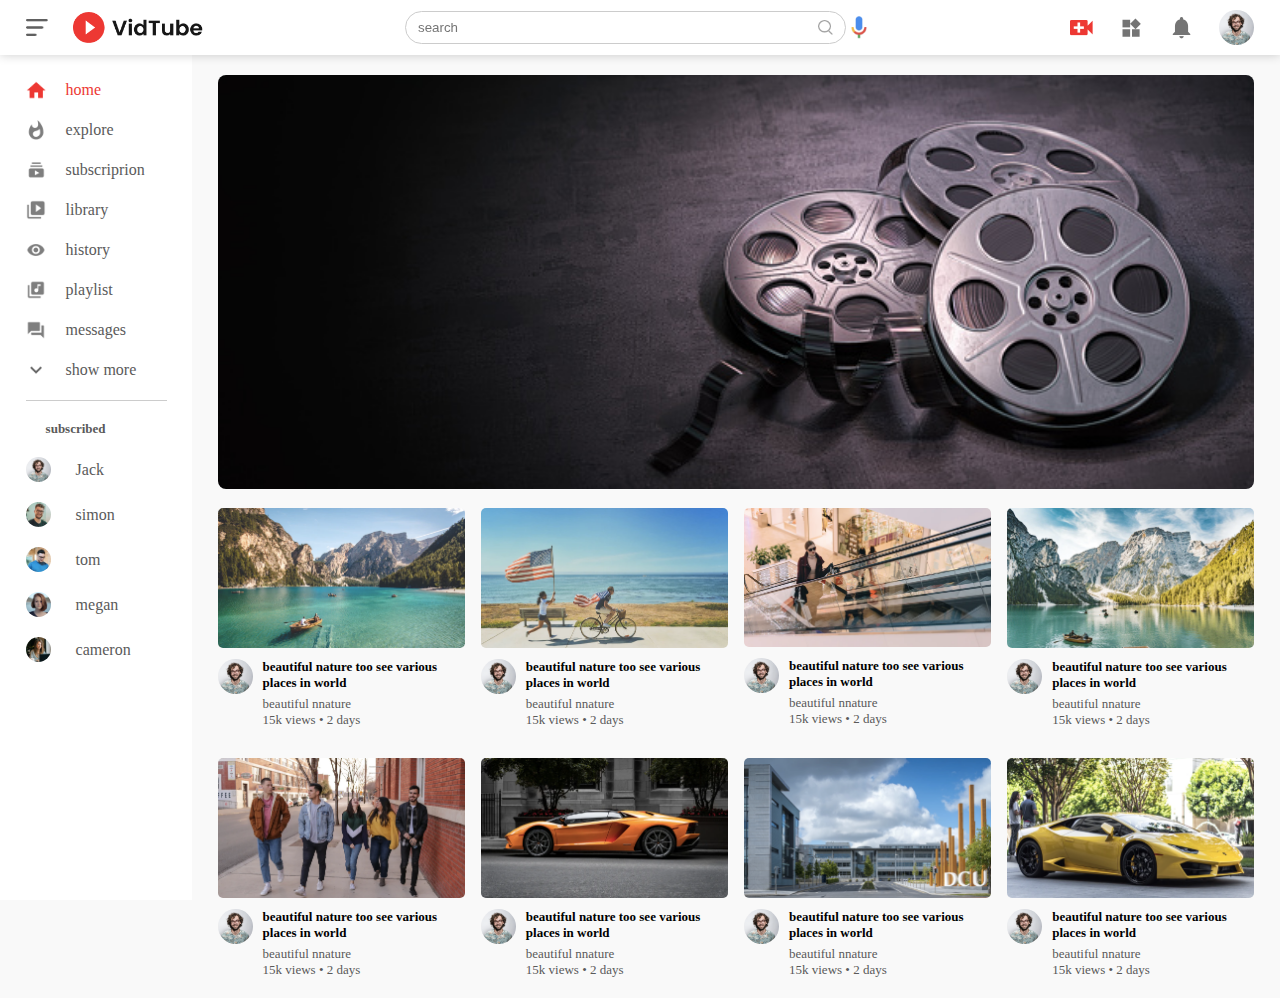
<file: index.html>
<!DOCTYPE html>
<html lang="en">

<head>
    <meta charset="UTF-8">
    <meta http-equiv="X-UA-Compatible" content="IE=edge">
    <meta name="viewport" content="width=device-width, initial-scale=1.0">
    <title>Document</title>
    <link rel="stylesheet" href="style.css">
</head>

<body>

    <nav class="flex-div">
        <div class="nav-left flex-div">
            <img src="images/menu.png " class="menu-icon">
            <img src="images/logo.png" class="logo">
        </div>
        <div class="nav-middle flex-div">
            <div class="search-box flex-div">
                <input type="text" placeholder="search" class="input">
                <img src="images/search.png">
            </div>
            <img src="images/voice-search.png" class="mic-icon ">

        </div>
        <div class="nav-right flex-div">
            <img src="images/upload.png">
            <img src="images/more.png">
            <img src="images/notification.png">
            <img src="images/Jack.png" class="user-icon">
        </div>
    </nav>

    <!----------sidebar------------->
    <div class="sidebar">
        <div class="shortcut-links">
            <a href=""><img src="images/home.png">
                <p>home</p>
            </a>
            <a href=""><img src="images/explore.png">
                <p>explore</p>
            </a>
            <a href=""><img src="images/subscriprion.png">
                <p>subscriprion</p>
            </a>
            <a href=""><img src="images/library.png">
                <p>library</p>
            </a>
            <a href=""><img src="images/history.png">
                <p>history</p>
            </a>
            <a href=""><img src="images/playlist.png">
                <p>playlist</p>
            </a>
            <a href=""><img src="images/messages.png">
                <p>messages</p>
            </a>
            <a href=""><img src="images/show-more.png">
                <p>show more</p>
            </a>
            <hr>
        </div>

        <div class="subscribed-list">
            <h3>subscribed</h3>
            <a href=""><img src="images/Jack.png">Jack</a>
            <a href=""><img src="images/simon.png">simon</a>
            <a href=""><img src="images/tom.png">tom</a>
            <a href=""><img src="images/megan.png">megan</a>
            <a href=""><img src="images/cameron.png">cameron</a>
        </div>
    </div>

    <div class="container">
        <div class="banner">
            <img src="banner.jpg">
        </div>

        <div class="list-container">
            <div class="vid-list">
                <a href="play-video.html"> <img src="images/thumbnail1.png" class="thumbnail"></a>
                <div class="flex-div">
                    <img src="images/Jack.png">
                    <div class="vid-info">
                        <a href="play-video.html">beautiful nature too see various places in world</a>
                        <p>beautiful nnature</p>
                        <p>15k views &bull; 2 days</p>
                    </div>
                </div>
            </div>

            <div class="vid-list">
                <a href=""> <img src="images/thumbnail2.png" class="thumbnail"></a>
                <div class="flex-div">
                    <img src="images/Jack.png">
                    
                    <div class="vid-info">
                        <a href="">beautiful nature too see various places in world</a>
                        <p>beautiful nnature</p>
                        <p>15k views &bull; 2 days</p>
                    </div>
                </div>
            </div>

            <div class="vid-list">
                <a href=""> <img src="images/thumbnail3.png" class="thumbnail"></a>
                <div class="flex-div">
                    <img src="images/Jack.png">
                    <div class="vid-info">
                        <a href="">beautiful nature too see various places in world</a>
                        <p>beautiful nnature</p>
                        <p>15k views &bull; 2 days</p>
                    </div>
                </div>
            </div>

            <div class="vid-list">
                <a href=""> <img src="images/thumbnail4.png" class="thumbnail"></a>
                <div class="flex-div">
                    <img src="images/Jack.png">
                    <div class="vid-info">
                        <a href="">beautiful nature too see various places in world</a>
                        <p>beautiful nnature</p>
                        <p>15k views &bull; 2 days</p>
                    </div>
                </div>
            </div>

            <div class="vid-list">
                <a href=""> <img src="images/thumbnail5.png" class="thumbnail"></a>
                <div class="flex-div">
                    <img src="images/Jack.png">
                    <div class="vid-info">
                        <a href="">beautiful nature too see various places in world</a>
                        <p>beautiful nnature</p>
                        <p>15k views &bull; 2 days</p>
                    </div>
                </div>
            </div>

            <div class="vid-list">
                <a href=""> <img src="images/thumbnail6.png" class="thumbnail"></a>
                <div class="flex-div">
                    <img src="images/Jack.png">
                    <div class="vid-info">
                        <a href="">beautiful nature too see various places in world</a>
                        <p>beautiful nnature</p>
                        <p>15k views &bull; 2 days</p>
                    </div>
                </div>
            </div>

            <div class="vid-list">
                <a href=""> <img src="images/thumbnail7.png" class="thumbnail"></a>
                <div class="flex-div">
                    <img src="images/Jack.png">
                    <div class="vid-info">
                        <a href="">beautiful nature too see various places in world</a>
                        <p>beautiful nnature</p>
                        <p>15k views &bull; 2 days</p>
                    </div>
                </div>
            </div>

            <div class="vid-list">
                <a href=""> <img src="images/thumbnail8.png" class="thumbnail"></a>
                <div class="flex-div">
                    <img src="images/Jack.png">
                    <div class="vid-info">
                        <a href="">beautiful nature too see various places in world</a>
                        <p>beautiful nnature</p>
                        <p>15k views &bull; 2 days</p>
                    </div>
                </div>
            </div>


        </div>
    </div>

    <script src="script.js"></script>
</body>

</html>
</file>
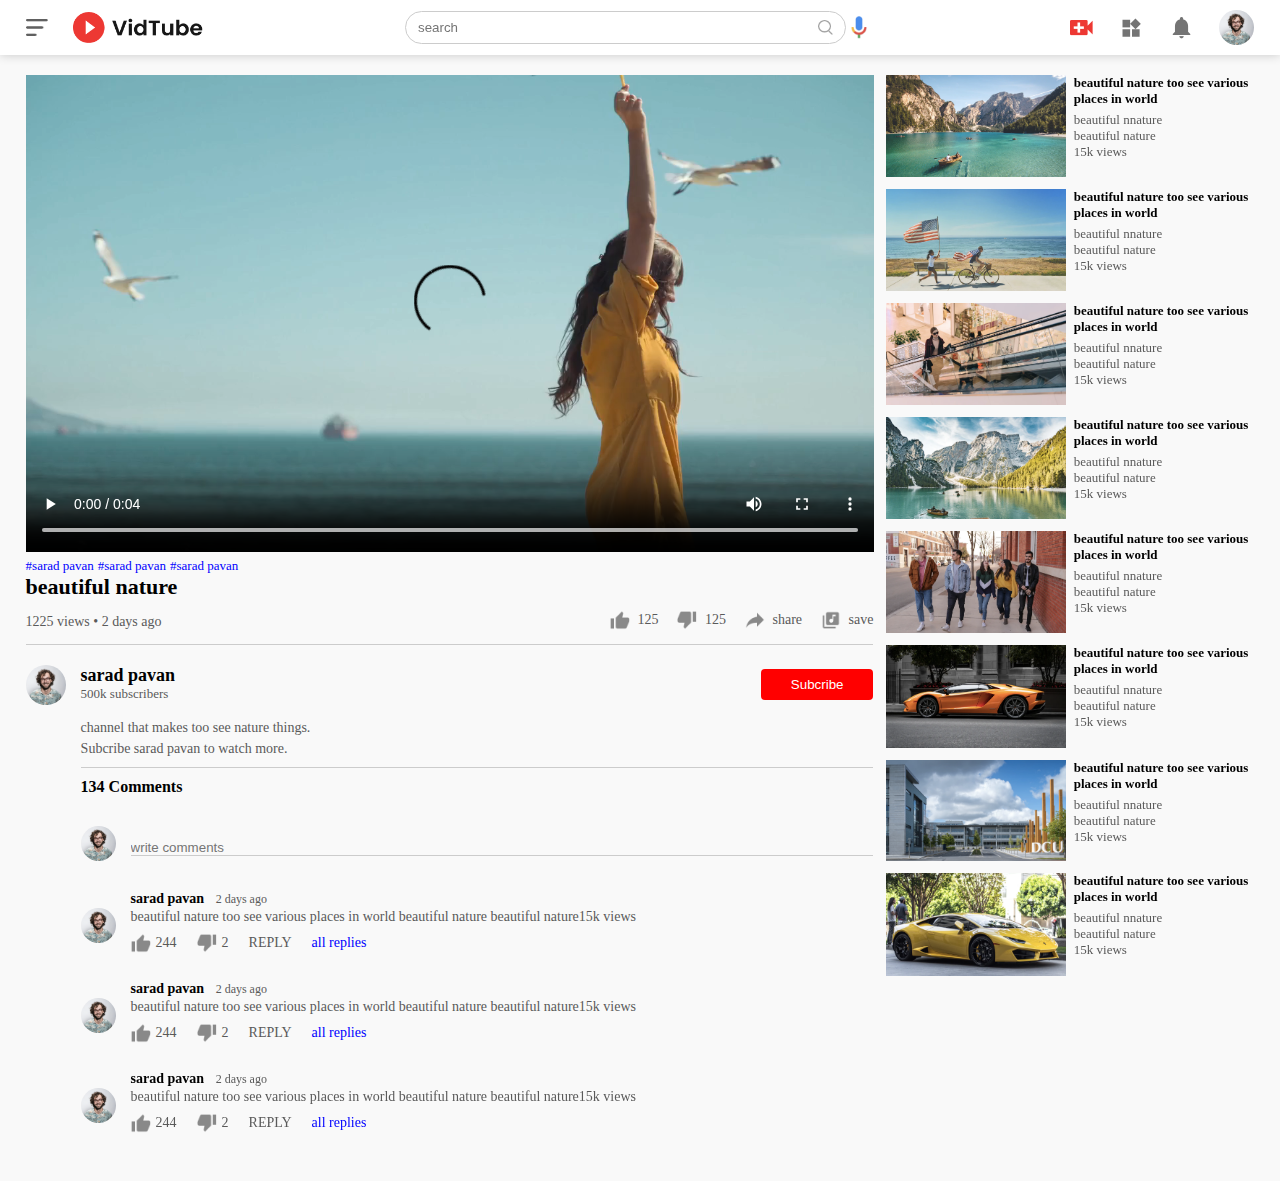
<file: play-video.html>
<!DOCTYPE html>
<html lang="en">

<head>
    <meta charset="UTF-8">
    <meta http-equiv="X-UA-Compatible" content="IE=edge">
    <meta name="viewport" content="width=device-width, initial-scale=1.0">
    <title>playing video page</title>
    <link rel="stylesheet" href="style.css">
</head>

<body>
    <nav class="flex-div">
        <div class="nav-left flex-div">
            <img src="images/menu.png " class="menu-icon">
            <img src="images/logo.png" class="logo">
        </div>
        <div class="nav-middle flex-div">
            <div class="search-box flex-div">
                <input type="text" placeholder="search">
                <img src="images/search.png">
            </div>
            <img src="images/voice-search.png" class="mic-icon ">

        </div>
        <div class="nav-right flex-div">
            <img src="images/upload.png">
            <img src="images/more.png">
            <img src="images/notification.png">
            <img src="images/Jack.png" class="user-icon">
        </div>
    </nav>

    <div class="container play-container">
        <div class="row">
            <div class="play-video">
                <video controls autoplay>
                    <source src="images/video.mp4">
                </video>
                <div class="tags">
                    <a href="">#sarad pavan</a>
                    <a href="">#sarad pavan</a>
                    <a href="">#sarad pavan</a>
                </div>

                <h3>beautiful nature</h3>

                <div class="play-video-info">
                    <p>1225 views &bull; 2 days ago</p>
                    <div>
                        <a href=""><img src="images/like.png" alt="">125</a>
                        <a href=""><img src="images/dislike.png" alt="">125</a>
                        <a href=""><img src="images/share.png" alt="">share</a>
                        <a href=""><img src="images/save.png" alt="">save</a>
                    </div>
                </div>
                <hr>

                <div class="plublisher">
                    <img src="images/Jack.png">
                    <div>
                        <p>sarad pavan</p>
                        <span>500k subscribers</span>
                    </div>
                    <button type="button">Subcribe</button>
                </div>

                <div class="vid-description">
                    <p>channel that makes too see nature things.</p>
                    <p>Subcribe sarad pavan to watch more.</p>
                    <hr>
                    <h4>134 Comments</h4>

                    <div class="add-comment">
                        <img src="images/Jack.png">
                        <input type="text" placeholder="write comments">
                    </div>

                    <div class="old-comment">
                        <img src="images/Jack.png">
                        <div>
                            <h3>sarad pavan <span>2 days ago</span></h3>
                            <p>beautiful nature too see various places in world
                                beautiful nature beautiful nature15k views</p>
                            <div class="comment-action">
                                <img src="images/like.png">
                                <span>244</span>
                                <img src="images/dislike.png">
                                <span>2</span>
                                <span>REPLY</span>
                                <a href="">all replies</a>
                            </div>
                        </div>
                    </div>

                    <div class="old-comment">
                        <img src="images/Jack.png">
                        <div>
                            <h3>sarad pavan <span>2 days ago</span></h3>
                            <p>beautiful nature too see various places in world
                                beautiful nature beautiful nature15k views</p>
                            <div class="comment-action">
                                <img src="images/like.png">
                                <span>244</span>
                                <img src="images/dislike.png">
                                <span>2</span>
                                <span>REPLY</span>
                                <a href="">all replies</a>
                            </div>
                        </div>
                    </div>

                    <div class="old-comment">
                        <img src="images/Jack.png">
                        <div>
                            <h3>sarad pavan <span>2 days ago</span></h3>
                            <p>beautiful nature too see various places in world
                                beautiful nature beautiful nature15k views</p>
                            <div class="comment-action">
                                <img src="images/like.png">
                                <span>244</span>
                                <img src="images/dislike.png">
                                <span>2</span>
                                <span>REPLY</span>
                                <a href="">all replies</a>
                            </div>
                        </div>
                    </div>

                </div>

            </div>


            <div class="right-sidebar">


                <div class="side-video-list">
                    <a href="" class="small-thumbnail"><img src="images/thumbnail1.png"></a>
                    <div class="vid-info">
                        <a href="">beautiful nature too see various places in world</a>
                        <p>beautiful nnature</a>
                        <p>beautiful nature</p>
                        <p>15k views</p>

                    </div>
                </div>

                <div class="side-video-list">
                    <a href="" class="small-thumbnail"><img src="images/thumbnail2.png"></a>
                    <div class="vid-info">
                        <a href="">beautiful nature too see various places in world</a>
                        <p>beautiful nnature</a>
                        <p>beautiful nature</p>
                        <p>15k views</p>

                    </div>
                </div>

                <div class="side-video-list">
                    <a href="" class="small-thumbnail"><img src="images/thumbnail3.png"></a>
                    <div class="vid-info">
                        <a href="">beautiful nature too see various places in world</a>
                        <p>beautiful nnature</a>
                        <p>beautiful nature</p>
                        <p>15k views</p>

                    </div>
                </div>

                <div class="side-video-list">
                    <a href="" class="small-thumbnail"><img src="images/thumbnail4.png"></a>
                    <div class="vid-info">
                        <a href="">beautiful nature too see various places in world</a>
                        <p>beautiful nnature</a>
                        <p>beautiful nature</p>
                        <p>15k views</p>

                    </div>
                </div>

                <div class="side-video-list">
                    <a href="" class="small-thumbnail"><img src="images/thumbnail5.png"></a>
                    <div class="vid-info">
                        <a href="">beautiful nature too see various places in world</a>
                        <p>beautiful nnature</a>
                        <p>beautiful nature</p>
                        <p>15k views</p>

                    </div>
                </div>

                <div class="side-video-list">
                    <a href="" class="small-thumbnail"><img src="images/thumbnail6.png"></a>
                    <div class="vid-info">
                        <a href="">beautiful nature too see various places in world</a>
                        <p>beautiful nnature</a>
                        <p>beautiful nature</p>
                        <p>15k views</p>

                    </div>
                </div>

                <div class="side-video-list">
                    <a href="" class="small-thumbnail"><img src="images/thumbnail7.png"></a>
                    <div class="vid-info">
                        <a href="">beautiful nature too see various places in world</a>
                        <p>beautiful nnature</a>
                        <p>beautiful nature</p>
                        <p>15k views</p>

                    </div>
                </div>

                <div class="side-video-list">
                    <a href="" class="small-thumbnail"><img src="images/thumbnail8.png"></a>
                    <div class="vid-info">
                        <a href="">beautiful nature too see various places in world</a>
                        <p>beautiful nnature</a>
                        <p>beautiful nature</p>
                        <p>15k views</p>

                    </div>
                </div>



            </div>
        </div>
    </div>
</body>

</html>
</file>
<file: style.css>
* {
    padding: 0;
    margin: 0;
    font-family: 'poppins' sans-serif;
    box-sizing: border-box;
}

a {
    text-decoration: none;
    color: #5a5a5a;
}

img {
    cursor: pointer;
}


.flex-div {
    display: flex;
    align-items: center;
}

nav {
    padding: 10px 2%;
    justify-content: space-between;
    box-shadow: 0 0 10px rgba(0, 0, 0, 0.2);
    background: #fff;
    position: sticky;
    top: 0;
    z-index: 10;
}

.nav-right img {
    width: 25px;
    margin-right: 25px;
}

.nav-right .user-icon {
    width: 35px;
    border-radius: 50px;
    margin-right: 0;
}

.nav-left .menu-icon {
    width: 22px;
    margin-right: 25px;

}

.nav-left .logo {
    width: 130px;
}

.nav-middle .mic-icon {
    width: 16px;
    margin-left: 5px;
}



.nav-middle .search-box {
    border: 1px solid #ccc;
    padding: 8px 12px;
    border-radius: 25px;

}

.nav-middle .search-box input {
    width: 400px;
    border: 0;
    outline: 0;
    background: transparent;
}

.nav-middle .search-box img {
    width: 15px;
}

/* side bar*/

.sidebar {
    background: #fff;
    width: 15%;
    height: 100vh;
    position: fixed;
    top: 0;
    padding-left: 2%;
    padding-top: 80px;

}

.shortcut-links a img {
    width: 20px;
    margin-right: 20px;
}

.shortcut-links a {
    display: flex;
    align-items: center;
    margin-bottom: 20px;
    width: fit-content;
    flex-wrap: wrap;
}

.shortcut-links a:first-child {
    color: #ed3833;
}

.sidebar hr {
    border: 0;
    height: 1px;
    background: #ccc;
    width: 85%;
}

.subscribed-list h3 {
    font-size: 13px;
    margin: 20px;
    color: #5a5a5a;
}

.subscribed-list a {
    display: flex;
    align-items: center;
    margin-bottom: 20px;
    width: fit-content;
    flex-wrap: wrap;
}

.subscribed-list a img {
    width: 25px;
    border-radius: 50%;
    margin-right: 25px;
}

/* java script*/

.small-sidebar {
    width: 5%;
}

.small-sidebar a p {
    display: none;
}

.small-sidebar h3 {
    display: none;
}

.small-sidebar hr {
    margin: 25px 0;
}

/*---main---*/

.container {
    background: #f9f9f9;
    padding-left: 17%;
    padding-right: 2%;
    padding-top: 20px;
    padding-bottom: 20px;


}

.larger-container {
    padding-left: 7%;

}


.banner {
    width: 100%;
}

.banner img {
    width: 100%;
    border-radius: 8px;
}

.list-container {
    display: grid;
    grid-template-columns: repeat(auto-fit, minmax(240px, 1fr));
    grid-column-gap: 16px;
    grid-row-gap: 30px;
    margin-top: 15px;
}

.vid-list .thumbnail {
    width: 100%;
    border-radius: 5px;
}

.vid-list .flex-div {
    align-items: flex-start;
    margin-top: 7px;
}

.vid-list .flex-div img {
    width: 35px;
    margin-right: 10px;
    border-radius: 50%;
}

.vid-info {
    color: #5a5a5a;
    font-size: 13px;

}

.vid-info a {
    color: #000;
    font-weight: 600;
    display: block;
    margin-bottom: 5px;
}

/*display on moblies*/

@media (max-width:900px) {
    .menu-icon {
        display: none;
    }

    .sidebar {
        display: none;
    }

    .container .larger-container {
        padding-left: 5%;
        padding-right: 5%;
    }

    .nav-right img {
        display: none;
    }

    .nav-right .user-icon {
        display: block;
        width: 30px;
    }

    .nav-middle .mic-icon {
        display: none;
    }

    .nav-middle .search-box input {
        width: 100px;
    }

    .logo {
        width: 90px;
    }
}


/* play video page*/

.play-container {
    padding-left: 2%;
}

.row {
    display: flex;
    justify-content: space-between;
    flex-wrap: wrap;
}

.play-video {
    flex-basis: 69%;

}

.right-sidebar {
    flex-basis: 30%;

}

.play-video video {
    width: 100%;
}

.side-video-list {
    display: flex;
    justify-content: space-between;
    margin-bottom: 8px;
}

.side-video-list img {
    width: 100%;
}

.side-video-list,
.small-thumbnail {
    flex-basis: 49%;
}

.side-video-list .vid-info {
    flex-basis: 49%;
}

.play-video .tags a {
    color: #0000ff;
    font-size: 13px;
}

.play-video h3 {
    font-weight: 600;
    font-size: 22px;
}

.play-video .play-video-info {
    display: flex;
    align-items: center;
    justify-content: space-between;
    flex-wrap: wrap;
    margin-top: 10px;
    font-size: 14px;
    color: #5a5a5a;
}

.play-video .play-video-info a img {
    width: 20px;
    margin-right: 8px;
}

.play-video .play-video-info a {
    display: inline-flex;
    align-items: center;
    margin-left: 15px;
}

.play-video hr {
    border: 0;
    height: 1px;
    background: #ccc;
    margin: 10px 0;
}

.plublisher {
    display: flex;
    align-items: center;
    margin-top: 20px;
}

.plublisher div {
    flex: 1;

    line-height: 18px;
}


.plublisher img {
    width: 40px;
    border-radius: 50%;
    margin-right: 15px;

}

.plublisher div p {
    color: #000;
    font-weight: 600;
    font-size: 18px;
}

.plublisher div span {
    font-size: 13px;
    color: #5a5a5a;
}

.plublisher button {
    background: red;
    color: #fff;
    padding: 8px 30px;
    border-radius: 4px;
    cursor: pointer;
    border: 0;
    outline: 0;
}

.vid-description {
    padding-left: 55px;
    margin: 15px 0;
}

.vid-description p {
    font-size: 14px;
    margin-bottom: 5px;
    color: #5a5a5a;
}

.vid-descriptionh4P {
    font-size: 14px;
    color: #5a5a5a;
    margin-top: 15px;
}

.add-comment {
    display: flex;
    align-items: center;
    margin: 30px 0;

}

.add-comment img {
    width: 35px;
    border-radius: 50%;
    margin-right: 15px;

}

.add-comment input {
    border: 0;
    outline: 0;
    border-bottom: 1px solid #ccc;
    width: 100%;
    padding-top: 10px;
    background: transparent;
}

.old-comment {
    display: flex;
    margin: 20px 0;
    align-items: center;
}

.old-comment img {
    width: 35px;
    border-radius: 50%;
    margin-right: 15px;
}

.old-comment h3 {
    font-size: 14px;
    margin-bottom: 2px;
}

.old-comment h3 span {
    font-size: 12px;
    color: #5a5a5a;
    font-weight: 500;
    margin-left: 8px;
}

.old-comment .comment-action {
    display: flex;
    align-items: center;
    margin: 8px 0;
    font-size: 14px;

}

.old-comment .comment-action img {
    border-radius: 0;
    width: 20px;
    margin-right: 5px;
}


.old-comment .comment-action span {
    margin-right: 20px;
    color: #5a5a5a;
}

.old-comment .comment-action a {
    color: #0000ff;
}


@media(max-width:900px) {
    .play-video {
        flex: 100%;
    }

    .right-sidebar {
        flex-basis: 100%;
    }

    .play-container {
        padding-left: 5%;
    }

    .vid-description {
        padding-left: 0;
    }

    .play-video .play-video-info a {
        margin-left: 0;
        margin-top: 15px;
    }


}
</file>
